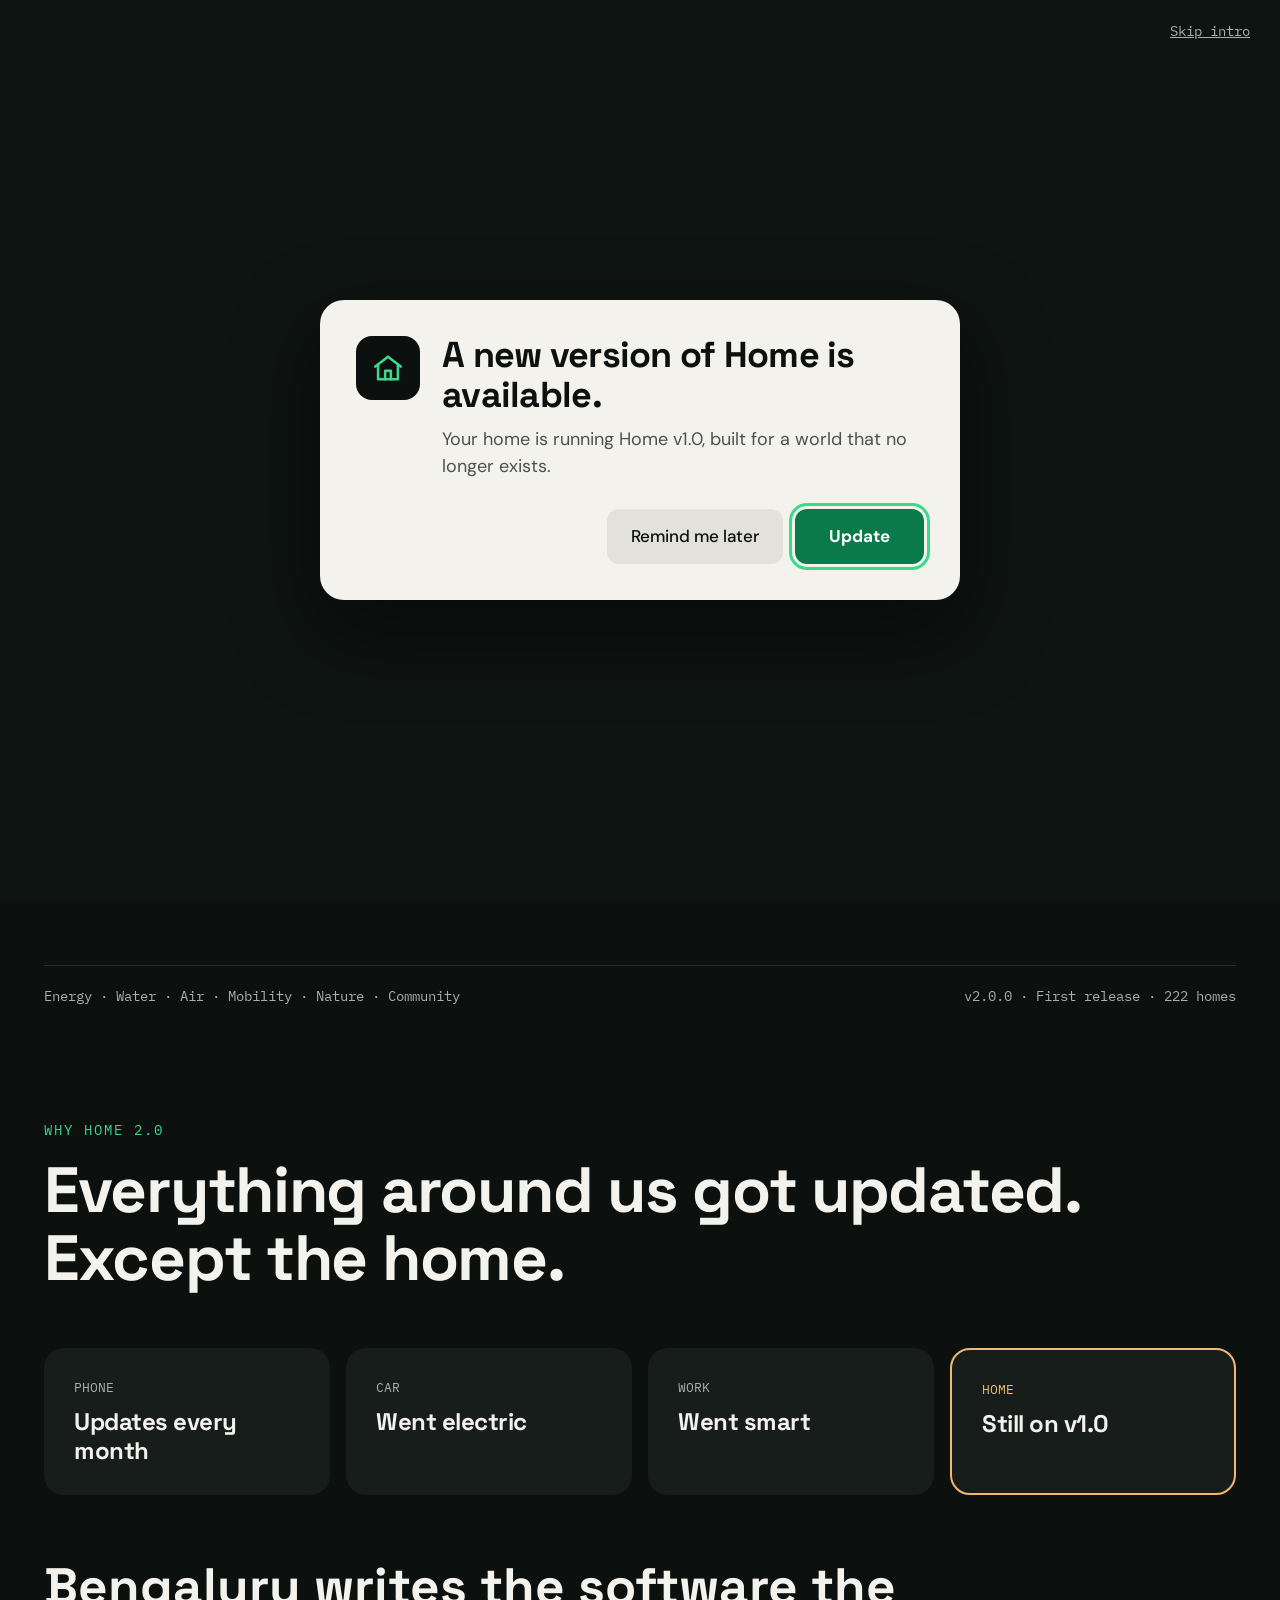
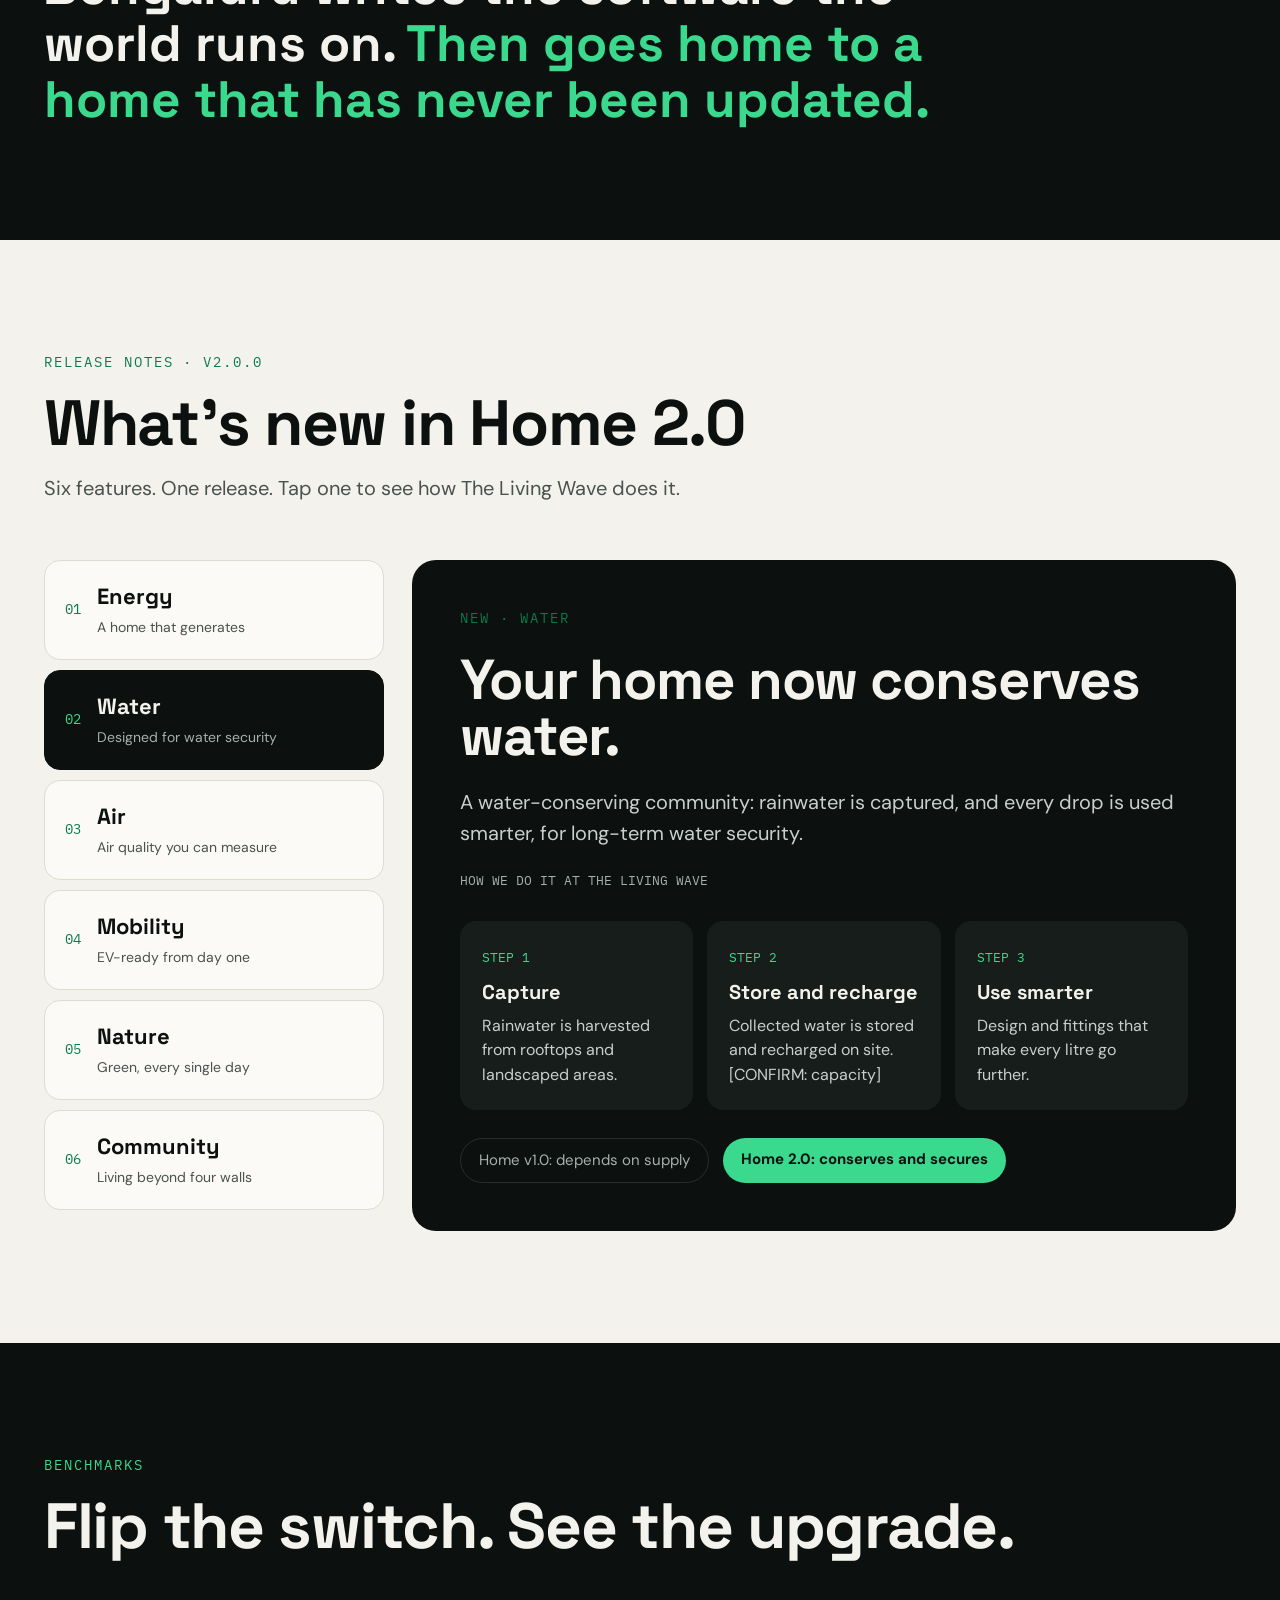
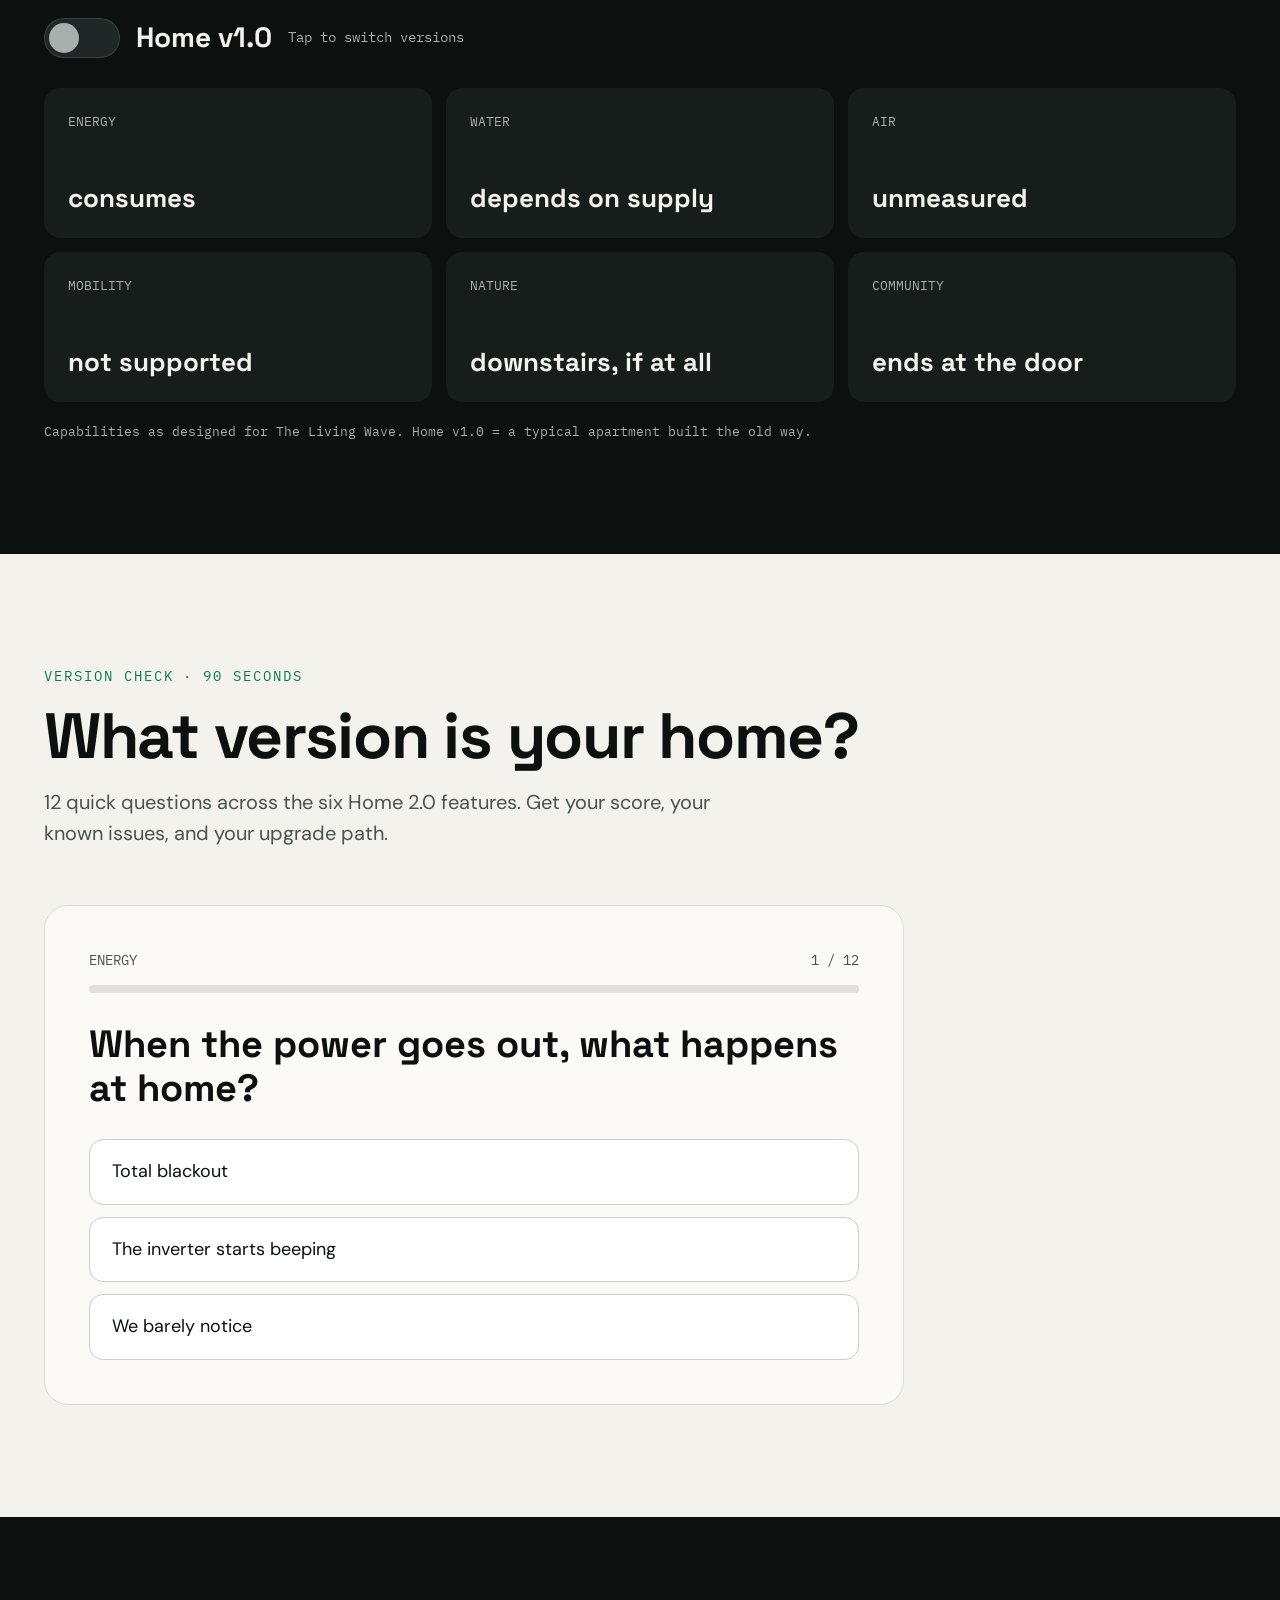
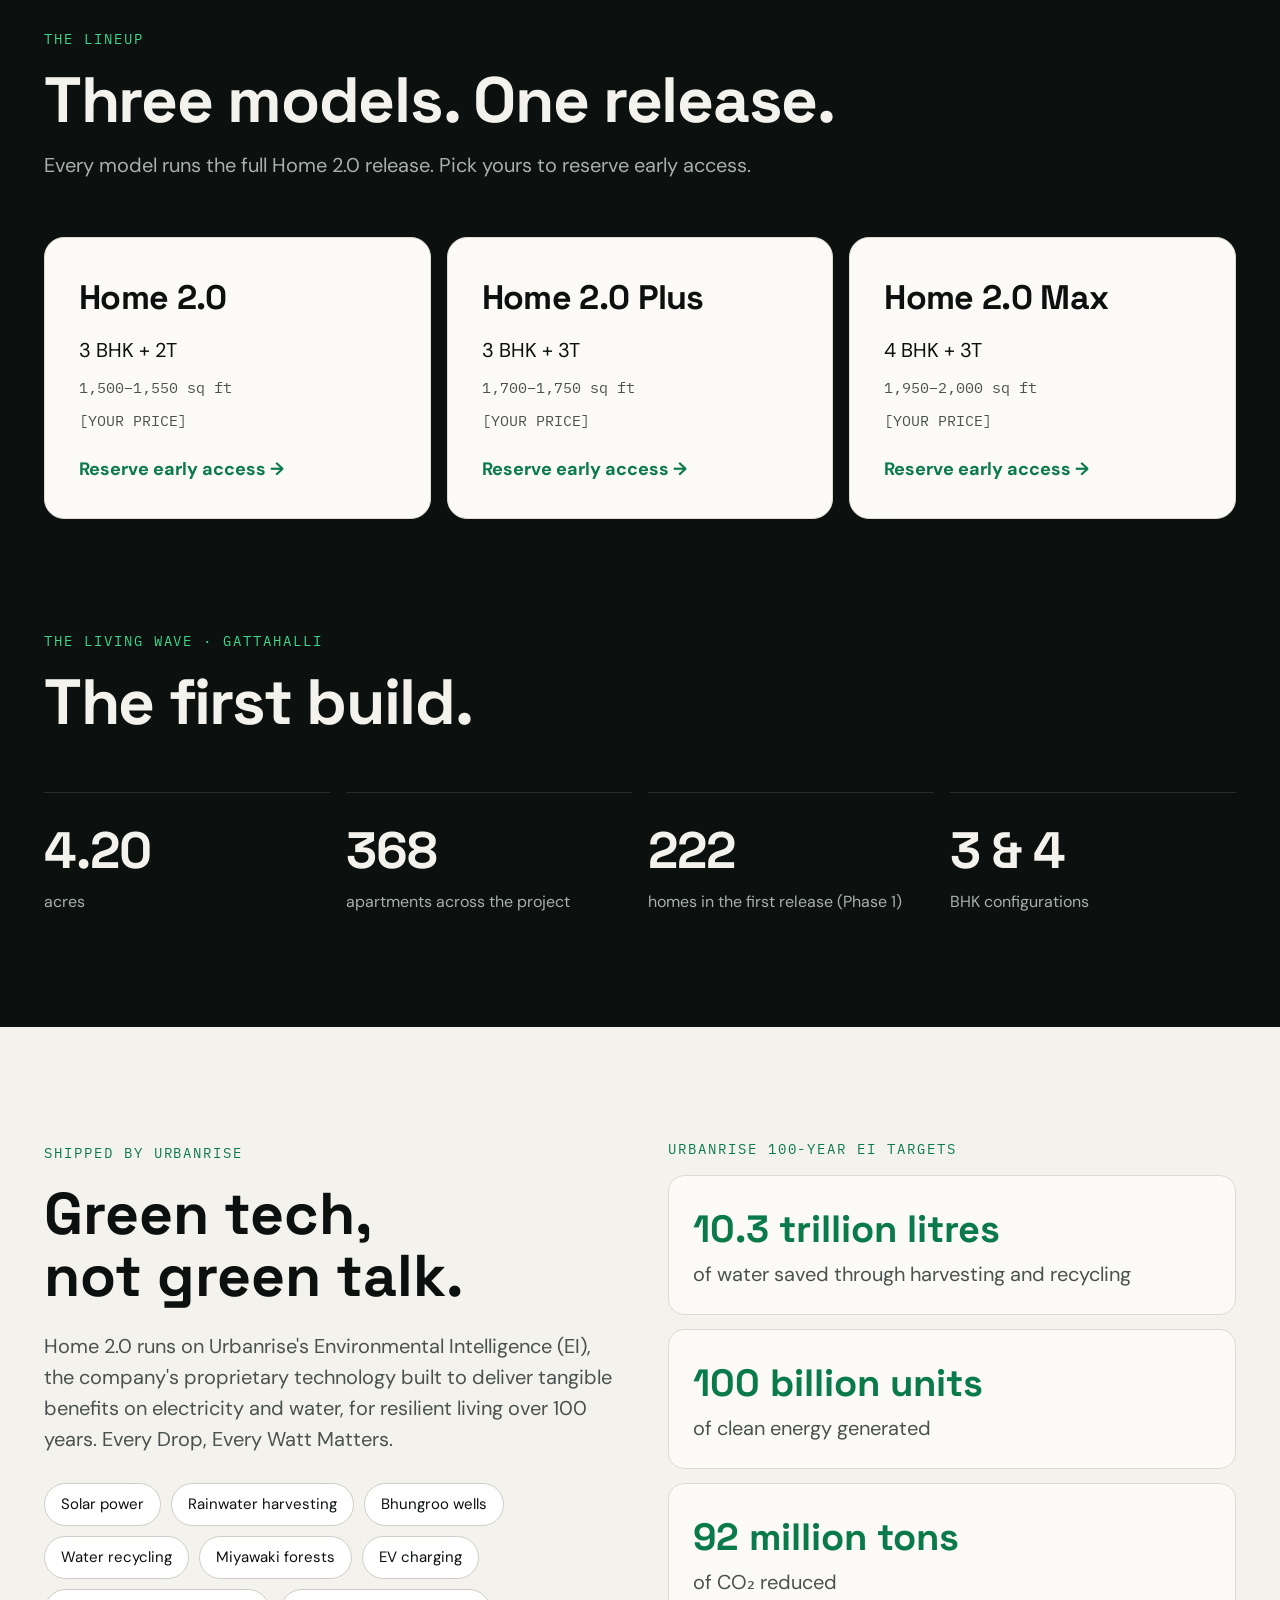
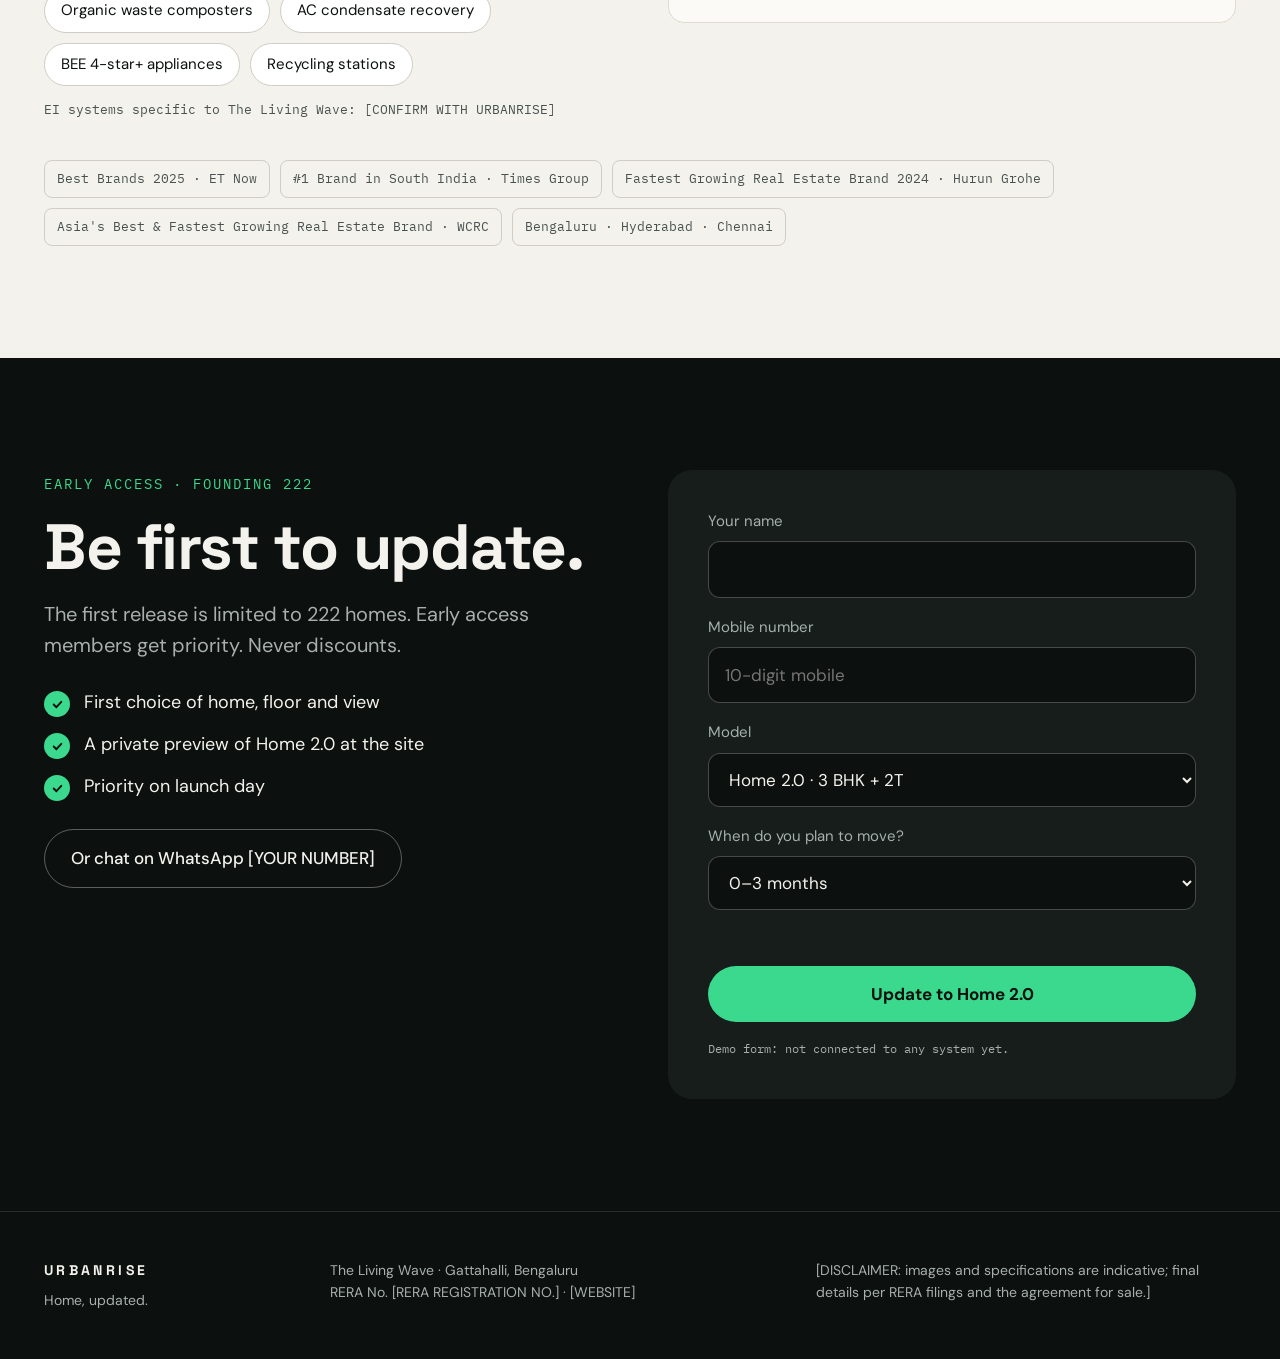
<file: Sections_to_take/SeHome2_TheLivingWave_Landing.html>
<!doctype html>
<html lang="en">
<head>
<meta charset="utf-8">
<meta name="viewport" content="width=device-width, initial-scale=1">
<title>Home 2.0 · The Living Wave by Urbanrise</title>
<meta name="description" content="Home 2.0 — The Future Home Standard. The Living Wave, Gattahalli, Bengaluru. 3 & 4 BHK homes by Urbanrise.">
<link rel="preconnect" href="https://fonts.googleapis.com">
<link href="https://fonts.googleapis.com/css2?family=Space+Grotesk:wght@500;700&family=IBM+Plex+Mono:wght@400;500&family=DM+Sans:wght@400;500;700&display=swap" rel="stylesheet">
<style>
:root{
  --ink:#0C100F; --ink2:#161D1B; --ink3:#1F2826; --line:rgba(243,242,236,.12);
  --paper:#F3F2EC; --paper2:#FBFAF6; --muted:#A7B0AC; --muted-dk:#4A524F;
  --green:#3BD98E; --green-dk:#0B7A4B; --amber:#F2B872;
  --display:'Space Grotesk',Arial,sans-serif; --body:'DM Sans',Arial,sans-serif; --mono:'IBM Plex Mono','Courier New',monospace;
  --r:20px; --max:1240px;
}
*{box-sizing:border-box}
html{scroll-behavior:smooth}
body{margin:0;background:var(--ink);color:var(--paper);font-family:var(--body);font-size:18px;line-height:1.55;-webkit-font-smoothing:antialiased}
a{color:var(--green)}
button{font:inherit;cursor:pointer}
img{max-width:100%}
.wrap{max-width:var(--max);margin:0 auto;padding:0 24px}
.mono{font-family:var(--mono)}
.eyebrow{font-family:var(--mono);font-size:14px;letter-spacing:.14em;color:var(--green);text-transform:uppercase}
h1,h2,h3{font-family:var(--display);margin:0;letter-spacing:-.02em}
h2{font-size:clamp(36px,5vw,64px);line-height:1.05}
h3{font-size:24px;line-height:1.2}
p{margin:0}
section{padding:112px 0}
.light{background:var(--paper);color:var(--ink)}
.light .eyebrow{color:var(--green-dk)}
.light .sub{color:var(--muted-dk)}
.sub{color:var(--muted);font-size:20px;max-width:720px}
.head{display:flex;flex-direction:column;gap:16px;margin-bottom:56px}
.btn{display:inline-flex;align-items:center;gap:10px;border:0;border-radius:999px;padding:15px 26px;font-weight:700;font-size:17px;text-decoration:none;transition:transform .15s ease, background .2s}
.btn:active{transform:scale(.97)}
.btn-green{background:var(--green);color:var(--ink)}
.btn-green:hover{background:#6BE6AC}
.btn-ghost{background:transparent;color:var(--paper);border:1px solid rgba(243,242,236,.35);font-weight:500}
.btn-ghost:hover{border-color:var(--paper)}
.btn-dark{background:var(--ink);color:var(--paper)}
:focus-visible{outline:3px solid var(--green);outline-offset:3px}
.reveal{opacity:0;transform:translateY(24px);transition:opacity .7s ease, transform .7s ease}
.reveal.in{opacity:1;transform:none}

/* ---------- Intro update dialog ---------- */
#intro{position:fixed;inset:0;z-index:100;background:#0E1412;display:flex;align-items:center;justify-content:center;padding:24px;transition:opacity .6s ease}
#intro.gone{opacity:0;pointer-events:none}
.dialog{width:min(640px,100%);background:var(--paper);color:var(--ink);border-radius:24px;padding:36px;box-shadow:0 30px 80px rgba(0,0,0,.5)}
.dialog .row{display:flex;gap:22px;align-items:flex-start}
.appicon{width:64px;height:64px;flex-shrink:0;border-radius:16px;background:var(--ink);display:flex;align-items:center;justify-content:center}
.dialog h1{font-size:clamp(26px,4vw,36px);line-height:1.1}
.dialog p{color:var(--muted-dk);margin-top:10px}
.dialog .actions{display:flex;justify-content:flex-end;gap:12px;margin-top:28px;flex-wrap:wrap}
.dbtn{border:0;border-radius:12px;padding:14px 24px;font-size:17px;font-weight:500}
.dbtn.later{background:#E2E1DA;color:var(--ink)}
.dbtn.update{background:var(--green-dk);color:#fff;font-weight:700;padding:14px 34px}
.shake{animation:shake .4s}
@keyframes shake{0%,100%{transform:translateX(0)}25%{transform:translateX(-8px)}75%{transform:translateX(8px)}}
.progress{height:12px;border-radius:6px;background:#E2E1DA;overflow:hidden;margin-top:24px}
.progress span{display:block;height:100%;width:0;background:var(--green-dk);border-radius:6px;transition:width .25s linear}
.pstep{font-family:var(--mono);font-size:14px;color:var(--muted-dk);margin-top:12px;min-height:22px}
.skip{position:absolute;top:20px;right:24px;background:none;border:0;color:var(--muted);font-family:var(--mono);font-size:14px;text-decoration:underline}
.toast{position:fixed;left:50%;bottom:32px;transform:translate(-50%,40px);opacity:0;background:var(--ink2);color:var(--paper);border:1px solid var(--line);border-radius:999px;padding:14px 24px;font-size:16px;z-index:200;transition:all .35s ease;display:flex;gap:10px;align-items:center;max-width:calc(100% - 32px)}
.toast.show{transform:translate(-50%,0);opacity:1}
.toast .dot{width:22px;height:22px;border-radius:50%;background:var(--green);flex-shrink:0;display:flex;align-items:center;justify-content:center}

/* ---------- Nav ---------- */
nav{position:sticky;top:0;z-index:50;background:rgba(12,16,15,.82);backdrop-filter:blur(12px);border-bottom:1px solid var(--line)}
nav .wrap{display:flex;align-items:center;justify-content:space-between;height:72px;gap:24px}
.brand{display:flex;align-items:baseline;gap:14px;text-decoration:none;color:var(--paper)}
.brand b{font-family:var(--display);font-size:18px;letter-spacing:.24em}
.brand span{font-family:var(--mono);font-size:13px;color:var(--muted)}
.navlinks{display:flex;gap:28px;font-size:15px}
.navlinks a{color:var(--muted);text-decoration:none}
.navlinks a:hover{color:var(--paper)}
nav .btn{padding:11px 20px;font-size:15px}

/* ---------- Hero ---------- */
.hero{padding:96px 0 72px;min-height:calc(100vh - 72px);display:flex;align-items:center}
.hero .wrap{display:grid;grid-template-columns:1.25fr .9fr;gap:56px;align-items:center}
.chip{display:inline-flex;align-items:center;gap:10px;font-family:var(--mono);font-size:14px;color:var(--muted);border:1px solid rgba(243,242,236,.2);border-radius:999px;padding:8px 16px}
.chip i{width:8px;height:8px;border-radius:50%;background:var(--green);animation:pulse 1.8s infinite}
@keyframes pulse{50%{opacity:.3}}
.hero h1{font-size:clamp(72px,12vw,168px);line-height:.88;letter-spacing:-.045em;margin:28px 0 18px}
.hero .tag{font-family:var(--display);font-weight:500;font-size:clamp(26px,3vw,40px)}
.hero p.lead{color:var(--muted);font-size:20px;max-width:560px;margin-top:20px}
.hero .ctas{display:flex;gap:14px;flex-wrap:wrap;margin-top:36px}
.wave{display:flex;flex-direction:column;gap:9px;padding:20px 0}
.wave div{height:14px;width:78%;border-radius:7px;background:var(--green);animation:sway 5s ease-in-out infinite}
@keyframes sway{0%,100%{transform:translateX(0)}50%{transform:translateX(18%)}}
.wavecap{font-family:var(--mono);font-size:13px;color:var(--muted);margin-top:14px}
.ticker{display:flex;justify-content:space-between;gap:16px;flex-wrap:wrap;border-top:1px solid var(--line);margin-top:64px;padding-top:20px;font-family:var(--mono);font-size:14px;color:var(--muted)}

/* ---------- Insight ---------- */
.grid4{display:grid;grid-template-columns:repeat(4,1fr);gap:16px}
.card{background:var(--ink2);border-radius:var(--r);padding:30px;display:flex;flex-direction:column;gap:10px}
.light .card{background:var(--paper2);border:1px solid #DDDBD2}
.card .k{font-family:var(--mono);font-size:13px;color:var(--muted)}
.card.alert{border:2px solid var(--amber)}
.card.alert .k{color:var(--amber)}
.bigline{font-family:var(--display);font-weight:700;font-size:clamp(30px,4vw,52px);line-height:1.1;margin-top:64px;max-width:1000px}
.bigline em{font-style:normal;color:var(--green)}

/* ---------- Release notes tabs ---------- */
.rn{display:grid;grid-template-columns:340px 1fr;gap:28px}
.tabs{display:flex;flex-direction:column;gap:10px}
.tab{display:flex;align-items:center;gap:16px;text-align:left;border:1px solid #DDDBD2;background:var(--paper2);color:var(--ink);border-radius:16px;padding:18px 20px;transition:background .2s}
.tab .n{font-family:var(--mono);font-size:14px;color:var(--green-dk)}
.tab strong{font-family:var(--display);font-size:22px;display:block}
.tab small{color:var(--muted-dk);font-size:14px}
.tab[aria-selected="true"]{background:var(--ink);color:var(--paper);border-color:var(--ink)}
.tab[aria-selected="true"] .n{color:var(--green)}
.tab[aria-selected="true"] small{color:var(--muted)}
.panel{background:var(--ink);color:var(--paper);border-radius:24px;padding:48px;display:flex;flex-direction:column;gap:22px}
.panel h3{font-size:clamp(34px,4.4vw,60px);line-height:1}
.panel .sub{color:#C9CFCC}
.steps{display:grid;grid-template-columns:repeat(3,1fr);gap:14px;margin-top:8px}
.step{background:var(--ink2);border-radius:16px;padding:22px}
.step .mono{font-size:13px;color:var(--green)}
.step b{display:block;font-family:var(--display);font-size:20px;margin:6px 0}
.step p{color:#C9CFCC;font-size:16px}
.compare{display:flex;gap:14px;flex-wrap:wrap;margin-top:6px}
.compare span{border-radius:999px;padding:10px 18px;font-size:15px}
.compare .old{border:1px solid var(--line);color:var(--muted)}
.compare .new{background:var(--green);color:var(--ink);font-weight:700}
.panel.swap{animation:swap .35s ease}
@keyframes swap{from{opacity:.2;transform:translateY(8px)}to{opacity:1;transform:none}}

/* ---------- Benchmarks toggle ---------- */
.switchrow{display:flex;align-items:center;gap:16px;margin-bottom:28px;flex-wrap:wrap}
.switch{position:relative;width:76px;height:40px;border-radius:999px;background:var(--ink3);border:1px solid var(--line)}
.switch::after{content:"";position:absolute;top:4px;left:4px;width:30px;height:30px;border-radius:50%;background:var(--muted);transition:all .3s}
.switch[aria-checked="true"]{background:var(--green-dk)}
.switch[aria-checked="true"]::after{left:40px;background:var(--paper)}
.verlabel{font-family:var(--display);font-weight:700;font-size:28px}
.bench{display:grid;grid-template-columns:repeat(3,1fr);gap:14px}
.bcell{background:var(--ink2);border-radius:16px;padding:24px;min-height:150px;display:flex;flex-direction:column;justify-content:space-between;transition:background .4s}
.bcell .k{font-family:var(--mono);font-size:13px;color:var(--muted)}
.bcell .v{font-family:var(--display);font-weight:700;font-size:26px;line-height:1.15}
.bench.v2 .bcell{background:#123326}
.bench.v2 .bcell .v{color:var(--green)}

/* ---------- Version check ---------- */
.quiz{background:var(--paper2);border:1px solid #DDDBD2;border-radius:24px;padding:44px;max-width:860px}
.qmeta{display:flex;justify-content:space-between;font-family:var(--mono);font-size:14px;color:var(--muted-dk)}
.qbar{height:8px;border-radius:4px;background:#E2E1DA;margin:14px 0 30px;overflow:hidden}
.qbar span{display:block;height:100%;background:var(--green-dk);width:0;transition:width .3s}
.qtext{font-family:var(--display);font-weight:700;font-size:clamp(26px,3.2vw,38px);line-height:1.15}
.opts{display:grid;gap:12px;margin-top:28px}
.opt{text-align:left;border:1px solid #CFCDC4;background:#fff;color:var(--ink);border-radius:14px;padding:18px 22px;font-size:18px;transition:border-color .15s, background .15s}
.opt:hover{border-color:var(--green-dk);background:#F1FBF6}
.qback{margin-top:22px;background:none;border:0;color:var(--muted-dk);text-decoration:underline;font-size:15px;padding:0}
.result{background:var(--ink);color:var(--paper);border-radius:24px;padding:44px;max-width:860px}
.result .ver{font-family:var(--display);font-weight:700;font-size:clamp(64px,9vw,120px);line-height:.9;letter-spacing:-.04em}
.result .meta{font-family:var(--mono);color:var(--muted);margin-top:14px}
.issues{display:grid;gap:10px;margin:28px 0}
.issue{display:flex;justify-content:space-between;gap:16px;border-bottom:1px solid var(--line);padding:12px 0}
.issue span:last-child{font-family:var(--mono);font-size:13px;color:var(--amber);white-space:nowrap}

/* ---------- Lineup ---------- */
.grid3{display:grid;grid-template-columns:repeat(3,1fr);gap:16px}
.model{text-align:left;border:1px solid #DDDBD2;background:var(--paper2);color:var(--ink);border-radius:var(--r);padding:34px;display:flex;flex-direction:column;gap:10px;transition:transform .2s, border-color .2s}
.model:hover{transform:translateY(-4px)}
.model .name{font-family:var(--display);font-weight:700;font-size:34px;letter-spacing:-.02em}
.model .cfg{font-size:20px}
.model .sz{font-family:var(--mono);font-size:15px;color:var(--muted-dk)}
.model .pick{margin-top:14px;font-weight:700;color:var(--green-dk)}
.model[aria-pressed="true"]{background:var(--ink);color:var(--paper);border-color:var(--ink)}
.model[aria-pressed="true"] .sz{color:var(--muted)}
.model[aria-pressed="true"] .pick{color:var(--green)}

/* ---------- Project facts ---------- */
.facts{display:grid;grid-template-columns:repeat(4,1fr);gap:16px}
.fact{border-top:1px solid var(--line);padding-top:18px}
.fact .num{font-family:var(--display);font-weight:700;font-size:clamp(34px,4vw,52px);letter-spacing:-.02em}
.fact .lbl{color:var(--muted);font-size:16px}

/* ---------- Brand / EI ---------- */
.ei{display:grid;grid-template-columns:1fr 1fr;gap:56px;align-items:start}
.quote{font-family:var(--display);font-weight:700;font-size:clamp(34px,4.6vw,60px);line-height:1.05}
.eilist{display:flex;flex-wrap:wrap;gap:10px;margin-top:28px}
.eilist span{border:1px solid #CFCDC4;border-radius:999px;padding:9px 16px;font-size:15px;background:#fff}
.targets{display:grid;gap:14px}
.target{background:var(--paper2);border:1px solid #DDDBD2;border-radius:16px;padding:24px}
.target .num{font-family:var(--display);font-weight:700;font-size:38px;color:var(--green-dk)}
.awards{display:flex;flex-wrap:wrap;gap:10px;margin-top:40px}
.awards span{font-family:var(--mono);font-size:13px;border:1px solid #CFCDC4;border-radius:8px;padding:8px 12px;color:var(--muted-dk)}

/* ---------- Form ---------- */
.formwrap{display:grid;grid-template-columns:1fr 1fr;gap:56px;align-items:start}
form{background:var(--ink2);border-radius:24px;padding:40px;display:grid;gap:18px}
label{font-size:15px;color:var(--muted);display:grid;gap:8px}
input,select{font:inherit;font-size:17px;background:var(--ink);color:var(--paper);border:1px solid rgba(243,242,236,.25);border-radius:12px;padding:14px 16px;width:100%}
input:focus,select:focus{border-color:var(--green);outline:none}
.err{color:var(--amber);font-size:14px;min-height:20px}
.done{display:none;flex-direction:column;gap:12px;background:var(--ink2);border:1px solid var(--green);border-radius:24px;padding:40px}
.done.show{display:flex}
.perks{display:grid;gap:14px;margin-top:28px}
.perks div{display:flex;gap:14px;align-items:flex-start}
.perks i{flex-shrink:0;width:26px;height:26px;border-radius:50%;background:var(--green);display:flex;align-items:center;justify-content:center;margin-top:2px}

footer{border-top:1px solid var(--line);padding:48px 0;color:var(--muted);font-size:14px}
footer .wrap{display:flex;justify-content:space-between;gap:24px;flex-wrap:wrap}
footer b{font-family:var(--display);color:var(--paper);letter-spacing:.24em}

@media (max-width:980px){
  .hero .wrap,.rn,.ei,.formwrap{grid-template-columns:1fr}
  .grid4,.facts{grid-template-columns:repeat(2,1fr)}
  .grid3,.bench,.steps{grid-template-columns:1fr}
  .navlinks{display:none}
  .wave{max-width:420px}
}
@media (max-width:560px){
  section{padding:80px 0}
  .grid4,.facts{grid-template-columns:1fr}
  .panel,.quiz,.result,form,.dialog{padding:28px}
  .brand span{display:none}
}
@media (prefers-reduced-motion:reduce){
  *{animation:none!important;transition:none!important}
  html{scroll-behavior:auto}
  .reveal{opacity:1;transform:none}
}
</style>
</head>
<body>

<!-- ============ INTRO: the update pop-up ============ -->
<div id="intro" role="dialog" aria-modal="true" aria-labelledby="introTitle">
  <button class="skip" id="skipIntro">Skip intro</button>
  <div class="dialog" id="dialog">
    <div class="row">
      <div class="appicon"><svg width="34" height="34" viewBox="0 0 24 24" fill="none" stroke="#3BD98E" stroke-width="1.8" stroke-linecap="round" stroke-linejoin="round" aria-hidden="true"><path d="M3 11l9-7 9 7"/><path d="M5 10v10h14V10"/><path d="M10 20v-6h4v6"/></svg></div>
      <div style="flex:1">
        <h1 id="introTitle">A new version of Home is available.</h1>
        <p id="introText">Your home is running Home v1.0, built for a world that no longer exists.</p>
        <div id="introProgress" hidden>
          <div class="progress" aria-hidden="true"><span id="pbar"></span></div>
          <div class="pstep" id="pstep" aria-live="polite"></div>
        </div>
      </div>
    </div>
    <div class="actions" id="introActions">
      <button class="dbtn later" id="laterBtn">Remind me later</button>
      <button class="dbtn update" id="updateBtn">Update</button>
    </div>
  </div>
</div>

<div class="toast" id="toast" role="status" aria-live="polite"><span class="dot"><svg width="12" height="12" viewBox="0 0 24 24" fill="none" stroke="#0C100F" stroke-width="3.5" stroke-linecap="round" stroke-linejoin="round" aria-hidden="true"><path d="M5 12l5 5 9-10"/></svg></span><span id="toastText"></span></div>

<!-- ============ NAV ============ -->
<nav>
  <div class="wrap">
    <a class="brand" href="#top"><b>URBANRISE</b><span>Home 2.0 · The Living Wave</span></a>
    <div class="navlinks">
      <a href="#release">Release notes</a>
      <a href="#benchmarks">Benchmarks</a>
      <a href="#version">Check your version</a>
      <a href="#lineup">Lineup</a>
      <a href="#urbanrise">Urbanrise EI</a>
    </div>
    <a class="btn btn-green" href="#access">Get early access</a>
  </div>
</nav>

<main id="top">

<!-- ============ HERO ============ -->
<section class="hero">
  <div class="wrap">
    <div>
      <span class="chip"><i></i>Now rolling out · Gattahalli, Bengaluru</span>
      <h1>Home 2.0</h1>
      <div class="tag">Our most capable home yet.</div>
      <p class="lead">For thirty years, the home stayed on version 1.0. Urbanrise rebuilt it for the world we're actually going to live in. It generates, conserves, breathes, charges, grows, and lives beyond four walls.</p>
      <div class="ctas">
        <a class="btn btn-green" href="#access">Get early access</a>
        <a class="btn btn-ghost" href="#version">What version is your home?</a>
      </div>
    </div>
    <div aria-hidden="true">
      <div class="wave" id="wave"></div>
      <div class="wavecap">The Living Wave · the first build on Home 2.0</div>
    </div>
  </div>
</section>
<div class="wrap"><div class="ticker"><span>Energy · Water · Air · Mobility · Nature · Community</span><span>v2.0.0 · First release · 222 homes</span></div></div>

<!-- ============ INSIGHT ============ -->
<section>
  <div class="wrap">
    <div class="head reveal">
      <span class="eyebrow">Why Home 2.0</span>
      <h2>Everything around us got updated.<br>Except the home.</h2>
    </div>
    <div class="grid4 reveal">
      <div class="card"><span class="k">PHONE</span><h3>Updates every month</h3></div>
      <div class="card"><span class="k">CAR</span><h3>Went electric</h3></div>
      <div class="card"><span class="k">WORK</span><h3>Went smart</h3></div>
      <div class="card alert"><span class="k">HOME</span><h3>Still on v1.0</h3></div>
    </div>
    <p class="bigline reveal">Bengaluru writes the software the world runs on. <em>Then goes home to a home that has never been updated.</em></p>
  </div>
</section>

<!-- ============ RELEASE NOTES ============ -->
<section class="light" id="release">
  <div class="wrap">
    <div class="head reveal">
      <span class="eyebrow">Release notes · v2.0.0</span>
      <h2>What's new in Home 2.0</h2>
      <p class="sub">Six features. One release. Tap one to see how The Living Wave does it.</p>
    </div>
    <div class="rn reveal">
      <div class="tabs" role="tablist" aria-label="Home 2.0 features" id="tabs"></div>
      <div class="panel" role="tabpanel" id="panel" aria-live="polite"></div>
    </div>
  </div>
</section>

<!-- ============ BENCHMARKS ============ -->
<section id="benchmarks">
  <div class="wrap">
    <div class="head reveal">
      <span class="eyebrow">Benchmarks</span>
      <h2>Flip the switch. See the upgrade.</h2>
    </div>
    <div class="switchrow reveal">
      <button class="switch" id="vswitch" role="switch" aria-checked="false" aria-label="Show Home 2.0"></button>
      <span class="verlabel" id="verlabel">Home v1.0</span>
      <span class="mono" style="color:var(--muted);font-size:14px">Tap to switch versions</span>
    </div>
    <div class="bench reveal" id="bench"></div>
    <p class="mono reveal" style="color:var(--muted);font-size:13px;margin-top:20px">Capabilities as designed for The Living Wave. Home v1.0 = a typical apartment built the old way.</p>
  </div>
</section>

<!-- ============ VERSION CHECK ============ -->
<section class="light" id="version">
  <div class="wrap">
    <div class="head reveal">
      <span class="eyebrow">Version check · 90 seconds</span>
      <h2>What version is your home?</h2>
      <p class="sub">12 quick questions across the six Home 2.0 features. Get your score, your known issues, and your upgrade path.</p>
    </div>
    <div id="quizMount" class="reveal"></div>
  </div>
</section>

<!-- ============ LINEUP ============ -->
<section id="lineup">
  <div class="wrap">
    <div class="head reveal">
      <span class="eyebrow">The lineup</span>
      <h2>Three models. One release.</h2>
      <p class="sub">Every model runs the full Home 2.0 release. Pick yours to reserve early access.</p>
    </div>
    <div class="grid3 reveal" id="models"></div>
  </div>
</section>

<!-- ============ PROJECT FACTS ============ -->
<section style="padding-top:0">
  <div class="wrap">
    <div class="head reveal">
      <span class="eyebrow">The Living Wave · Gattahalli</span>
      <h2>The first build.</h2>
    </div>
    <div class="facts reveal">
      <div class="fact"><div class="num">4.20</div><div class="lbl">acres</div></div>
      <div class="fact"><div class="num">368</div><div class="lbl">apartments across the project</div></div>
      <div class="fact"><div class="num">222</div><div class="lbl">homes in the first release (Phase 1)</div></div>
      <div class="fact"><div class="num">3 &amp; 4</div><div class="lbl">BHK configurations</div></div>
    </div>
  </div>
</section>

<!-- ============ URBANRISE / EI ============ -->
<section class="light" id="urbanrise">
  <div class="wrap">
    <div class="ei">
      <div class="reveal">
        <span class="eyebrow">Shipped by Urbanrise</span>
        <p class="quote" style="margin-top:16px">Green tech,<br>not green talk.</p>
        <p class="sub" style="margin-top:24px">Home 2.0 runs on Urbanrise's Environmental Intelligence (EI), the company's proprietary technology built to deliver tangible benefits on electricity and water, for resilient living over 100 years. Every Drop, Every Watt Matters.</p>
        <div class="eilist" aria-label="The Urbanrise EI toolkit">
          <span>Solar power</span><span>Rainwater harvesting</span><span>Bhungroo wells</span><span>Water recycling</span><span>Miyawaki forests</span><span>EV charging</span><span>Organic waste composters</span><span>AC condensate recovery</span><span>BEE 4-star+ appliances</span><span>Recycling stations</span>
        </div>
        <p class="mono" style="font-size:13px;color:var(--muted-dk);margin-top:14px">EI systems specific to The Living Wave: [CONFIRM WITH URBANRISE]</p>
      </div>
      <div class="targets reveal">
        <span class="eyebrow">Urbanrise 100-year EI targets</span>
        <div class="target"><div class="num">10.3 trillion litres</div><div class="sub">of water saved through harvesting and recycling</div></div>
        <div class="target"><div class="num">100 billion units</div><div class="sub">of clean energy generated</div></div>
        <div class="target"><div class="num">92 million tons</div><div class="sub">of CO₂ reduced</div></div>
      </div>
    </div>
    <div class="awards reveal">
      <span>Best Brands 2025 · ET Now</span><span>#1 Brand in South India · Times Group</span><span>Fastest Growing Real Estate Brand 2024 · Hurun Grohe</span><span>Asia's Best &amp; Fastest Growing Real Estate Brand · WCRC</span><span>Bengaluru · Hyderabad · Chennai</span>
    </div>
  </div>
</section>

<!-- ============ EARLY ACCESS ============ -->
<section id="access">
  <div class="wrap formwrap">
    <div class="reveal">
      <span class="eyebrow">Early access · Founding 222</span>
      <h2 style="margin-top:16px">Be first to update.</h2>
      <p class="sub" style="margin-top:18px">The first release is limited to 222 homes. Early access members get priority. Never discounts.</p>
      <div class="perks">
        <div><i><svg width="13" height="13" viewBox="0 0 24 24" fill="none" stroke="#0C100F" stroke-width="3.5" stroke-linecap="round" stroke-linejoin="round" aria-hidden="true"><path d="M5 12l5 5 9-10"/></svg></i><span>First choice of home, floor and view</span></div>
        <div><i><svg width="13" height="13" viewBox="0 0 24 24" fill="none" stroke="#0C100F" stroke-width="3.5" stroke-linecap="round" stroke-linejoin="round" aria-hidden="true"><path d="M5 12l5 5 9-10"/></svg></i><span>A private preview of Home 2.0 at the site</span></div>
        <div><i><svg width="13" height="13" viewBox="0 0 24 24" fill="none" stroke="#0C100F" stroke-width="3.5" stroke-linecap="round" stroke-linejoin="round" aria-hidden="true"><path d="M5 12l5 5 9-10"/></svg></i><span>Priority on launch day</span></div>
      </div>
      <p style="margin-top:28px"><a class="btn btn-ghost" href="#" id="waLink">Or chat on WhatsApp [YOUR NUMBER]</a></p>
    </div>
    <div class="reveal">
      <form id="form" novalidate>
        <label>Your name<input id="fname" autocomplete="name" required></label>
        <label>Mobile number<input id="fphone" inputmode="numeric" autocomplete="tel" placeholder="10-digit mobile" required></label>
        <label>Model
          <select id="fmodel">
            <option value="Home 2.0">Home 2.0 · 3 BHK + 2T</option>
            <option value="Home 2.0 Plus">Home 2.0 Plus · 3 BHK + 3T</option>
            <option value="Home 2.0 Max">Home 2.0 Max · 4 BHK + 3T</option>
          </select>
        </label>
        <label>When do you plan to move?
          <select id="ftime"><option>0–3 months</option><option>3–6 months</option><option>Just exploring</option></select>
        </label>
        <div class="err" id="ferr" aria-live="polite"></div>
        <button class="btn btn-green" type="submit" style="justify-content:center">Update to Home 2.0</button>
        <p class="mono" style="font-size:12px;color:var(--muted)">Demo form: not connected to any system yet.</p>
      </form>
      <div class="done" id="done" role="status">
        <span class="eyebrow">Update complete</span>
        <h3 style="font-size:36px">Welcome home, <span id="dname"></span>.</h3>
        <p class="sub">You're on the Home 2.0 early access list for <b id="dmodel"></b>. Your release notes are on the way to WhatsApp.</p>
      </div>
    </div>
  </div>
</section>

</main>

<footer>
  <div class="wrap">
    <div><b>URBANRISE</b><div style="margin-top:8px">Home, updated.</div></div>
    <div>The Living Wave · Gattahalli, Bengaluru<br>RERA No. [RERA REGISTRATION NO.] · [WEBSITE]</div>
    <div style="max-width:420px">[DISCLAIMER: images and specifications are indicative; final details per RERA filings and the agreement for sale.]</div>
  </div>
</footer>

<script>
(function(){
  const reduce = window.matchMedia('(prefers-reduced-motion: reduce)').matches;

  /* ---------- Toast ---------- */
  const toast = document.getElementById('toast'), toastText = document.getElementById('toastText');
  let toastTimer;
  function showToast(msg){
    toastText.textContent = msg; toast.classList.add('show');
    clearTimeout(toastTimer); toastTimer = setTimeout(()=>toast.classList.remove('show'), 3200);
  }

  /* ---------- Intro update flow ---------- */
  const intro = document.getElementById('intro'), dialog = document.getElementById('dialog');
  const laterLines = [
    'Bengaluru has been pressing "Remind me later" for 30 years.',
    'Still later? The tanker will wait. The inverter will beep.',
    'Fine. But Home v1.0 is no longer supported.'
  ];
  let laterCount = 0;
  document.getElementById('laterBtn').addEventListener('click', ()=>{
    showToast(laterLines[Math.min(laterCount, laterLines.length-1)]);
    laterCount++;
    dialog.classList.remove('shake'); void dialog.offsetWidth; dialog.classList.add('shake');
  });
  const steps = ['Downloading release notes…','Installing energy generation…','Installing water security…','Calibrating air you can measure…','Wiring EV chargers…','Growing vertical gardens…','Opening the clubhouses…','Update complete.'];
  function closeIntro(){
    intro.classList.add('gone');
    document.body.style.overflow='';
    setTimeout(()=>{ intro.hidden = true; }, 650);
    document.querySelector('.hero .btn')?.focus({preventScroll:true});
  }
  document.getElementById('updateBtn').addEventListener('click', ()=>{
    document.getElementById('introActions').hidden = true;
    document.getElementById('introTitle').textContent = 'Installing Home 2.0';
    document.getElementById('introText').textContent = 'The Living Wave · Gattahalli, Bengaluru';
    document.getElementById('introProgress').hidden = false;
    const bar = document.getElementById('pbar'), ps = document.getElementById('pstep');
    let i = 0; const total = steps.length; const delay = reduce ? 120 : 380;
    (function tick(){
      bar.style.width = Math.round(((i+1)/total)*100) + '%';
      ps.textContent = steps[i];
      i++;
      if(i < total){ setTimeout(tick, delay); }
      else { setTimeout(()=>{ closeIntro(); showToast("You're on the latest version."); }, reduce ? 200 : 700); }
    })();
  });
  document.getElementById('skipIntro').addEventListener('click', closeIntro);
  document.body.style.overflow='hidden';
  document.getElementById('updateBtn').focus();

  /* ---------- Hero wave ---------- */
  const wave = document.getElementById('wave');
  for(let k=0;k<16;k++){
    const d = document.createElement('div');
    d.style.animationDelay = (-k*0.28) + 's';
    d.style.opacity = (1 - k*0.045).toFixed(2);
    wave.appendChild(d);
  }

  /* ---------- Release notes ---------- */
  const features = [
    {id:'energy',n:'01',label:'Energy',short:'A home that generates',title:'Your home now generates.',
     sub:'Windmills and solar produce green energy right here on site, with energy infrastructure built for the future.',
     steps:[['Generate','Solar panels and windmills on the project produce green energy.'],['Power','That energy goes to work for the community. [CONFIRM: what it powers]'],['Future-ready','Energy infrastructure designed for the next era, not the last one.']],
     v1:'consumes',v2:'generates'},
    {id:'water',n:'02',label:'Water',short:'Designed for water security',title:'Your home now conserves water.',
     sub:'A water-conserving community: rainwater is captured, and every drop is used smarter, for long-term water security.',
     steps:[['Capture','Rainwater is harvested from rooftops and landscaped areas.'],['Store and recharge','Collected water is stored and recharged on site. [CONFIRM: capacity]'],['Use smarter','Design and fittings that make every litre go further.']],
     v1:'depends on supply',v2:'conserves and secures'},
    {id:'air',n:'03',label:'Air',short:'Air quality you can measure',title:'Air you can measure.',
     sub:'Outdoor and in-home purification, with air quality made measurable and visible, so you never have to guess.',
     steps:[['Outdoors','Purification across the community’s outdoor spaces.'],['In your home','In-home purification for the air your family breathes. [CONFIRM: system]'],['Visible','Air quality shown inside and out, in real time.']],
     v1:'unmeasured',v2:'purified and measured'},
    {id:'mobility',n:'04',label:'Mobility',short:'EV-ready from day one',title:'EV-ready from day one.',
     sub:'An EV charger in every private parking. Your next car is already welcome.',
     steps:[['At your spot','A charger at your own private parking, not a shared queue.'],['From handover','Ready the day you move in. No cable from the balcony.'],['Next era','Built for where mobility is heading. [CONFIRM: charger spec]']],
     v1:'not supported',v2:'every private parking'},
    {id:'nature',n:'05',label:'Nature',short:'Green, every single day',title:'Your home now grows.',
     sub:'Biophilic design and vertical gardens bring nature into everyday architecture.',
     steps:[['Biophilic design','Spaces shaped around light, green and natural materials.'],['Vertical gardens','Green that climbs the building, not just the ground floor.'],['Every day','Nature you live with daily, not visit on weekends.']],
     v1:'downstairs, if at all',v2:'built into the architecture'},
    {id:'community',n:'06',label:'Community',short:'Living beyond four walls',title:'Beyond four walls.',
     sub:'Multiple clubhouses and entertainment spaces. Living that carries on past your front door.',
     steps:[['Clubhouses','More than one place to gather, play and unwind. [CONFIRM: count]'],['Entertainment','Spaces built for evenings, weekends and celebrations.'],['Neighbours','Designed so people actually meet, not just pass by.']],
     v1:'ends at the door',v2:'multiple clubhouses'}
  ];
  const tabs = document.getElementById('tabs'), panel = document.getElementById('panel');
  features.forEach((f,i)=>{
    const b = document.createElement('button');
    b.className='tab'; b.setAttribute('role','tab'); b.id='tab-'+f.id;
    b.setAttribute('aria-controls','panel');
    b.innerHTML = `<span class="n">${f.n}</span><span><strong>${f.label}</strong><small>${f.short}</small></span>`;
    b.addEventListener('click',()=>selectFeature(i,true));
    b.addEventListener('keydown',e=>{
      if(e.key==='ArrowDown'||e.key==='ArrowRight'){e.preventDefault();selectFeature((i+1)%features.length,true,true);}
      if(e.key==='ArrowUp'||e.key==='ArrowLeft'){e.preventDefault();selectFeature((i-1+features.length)%features.length,true,true);}
    });
    tabs.appendChild(b);
  });
  function selectFeature(i, animate, focus){
    const f = features[i];
    [...tabs.children].forEach((t,j)=>{t.setAttribute('aria-selected', j===i?'true':'false'); t.tabIndex = j===i?0:-1;});
    if(focus) tabs.children[i].focus();
    panel.setAttribute('aria-labelledby','tab-'+f.id);
    panel.innerHTML = `
      <span class="eyebrow">New · ${f.label}</span>
      <h3>${f.title}</h3>
      <p class="sub">${f.sub}</p>
      <span class="mono" style="font-size:13px;color:var(--muted)">HOW WE DO IT AT THE LIVING WAVE</span>
      <div class="steps">${f.steps.map((s,k)=>`<div class="step"><span class="mono">STEP ${k+1}</span><b>${s[0]}</b><p>${s[1]}</p></div>`).join('')}</div>
      <div class="compare"><span class="old">Home v1.0: ${f.v1}</span><span class="new">Home 2.0: ${f.v2}</span></div>`;
    if(animate){panel.classList.remove('swap'); void panel.offsetWidth; panel.classList.add('swap');}
  }
  selectFeature(1,false);

  /* ---------- Benchmarks toggle ---------- */
  const bench = document.getElementById('bench'), vswitch = document.getElementById('vswitch'), verlabel = document.getElementById('verlabel');
  function renderBench(v2){
    bench.classList.toggle('v2', v2);
    bench.innerHTML = features.map(f=>`<div class="bcell"><span class="k">${f.label.toUpperCase()}</span><span class="v">${v2?f.v2:f.v1}</span></div>`).join('');
    verlabel.textContent = v2 ? 'Home 2.0' : 'Home v1.0';
    vswitch.setAttribute('aria-checked', v2?'true':'false');
  }
  vswitch.addEventListener('click',()=>renderBench(vswitch.getAttribute('aria-checked')!=='true'));
  renderBench(false);

  /* ---------- Version check quiz ---------- */
  const Q = [
    ['Energy','When the power goes out, what happens at home?',['Total blackout','The inverter starts beeping','We barely notice']],
    ['Energy','Does your home make any of its own power?',['No','Some solar in common areas','Yes, solar powers our home']],
    ['Water','Has your building ordered water tankers this year?',['Often','Sometimes','Never']],
    ['Water','Does your building harvest rainwater?',['No idea','Yes, not sure it works','Yes, and we use it']],
    ['Air','Do you know the air quality inside your home right now?',['No idea','I check outdoor air on an app','Yes, we measure indoors']],
    ['Air','How is the air at home cleaned?',["It isn't",'A purifier in one room','Built into the home']],
    ['Mobility','Can you charge an EV at your parking spot?',['No','Only with a cable or workaround','Yes, a dedicated charger']],
    ['Mobility','Is your building ready for more EVs?',['Not at all','A few shared points','Every parking is EV-ready']],
    ['Nature','What do you see from your window?',['Mostly concrete','A few trees','Green, every day']],
    ['Nature',"Where's the nearest green space you actually use?",['Need to drive there','Walk outside the complex','Inside my building']],
    ['Community','How many neighbours do you know by name?',['Zero','A few','Many']],
    ['Community','Where do evenings happen for your family?',['Inside the flat','Outside the complex','In common spaces at home']]
  ];
  const mount = document.getElementById('quizMount');
  let qi = 0, answers = [];
  function renderQ(){
    const [pillar, text, opts] = Q[qi];
    mount.innerHTML = `<div class="quiz">
      <div class="qmeta"><span>${pillar.toUpperCase()}</span><span>${qi+1} / ${Q.length}</span></div>
      <div class="qbar" aria-hidden="true"><span style="width:${(qi/Q.length)*100}%"></span></div>
      <p class="qtext" id="qtext" tabindex="-1">${text}</p>
      <div class="opts" role="group" aria-labelledby="qtext">${opts.map((o,k)=>`<button class="opt" data-k="${k}">${o}</button>`).join('')}</div>
      ${qi>0?'<button class="qback" id="qback">Back</button>':''}
    </div>`;
    mount.querySelectorAll('.opt').forEach(b=>b.addEventListener('click',()=>{
      answers[qi] = +b.dataset.k; qi++;
      if(qi < Q.length){ renderQ(); document.getElementById('qtext').focus({preventScroll:true}); } else renderResult();
    }));
    const back = document.getElementById('qback');
    if(back) back.addEventListener('click',()=>{ qi--; renderQ(); });
  }
  function renderResult(){
    const pts = answers.reduce((a,b)=>a+b,0);
    const score = Math.round(pts/24*100);
    const version = 'v1.' + Math.min(9, Math.floor(score/10));
    const issues = Q.map((q,i)=>({q,a:answers[i]})).filter(x=>x.a===0);
    const byPillar = {};
    Q.forEach((q,i)=>{ byPillar[q[0]] = (byPillar[q[0]]||0) + answers[i]; });
    const min = Math.min(...Object.values(byPillar));
    const weakest = Object.keys(byPillar).filter(k=>byPillar[k]===min);
    mount.innerHTML = `<div class="result" role="status">
      <span class="eyebrow">Your home is running</span>
      <div class="ver">${version}</div>
      <div class="meta">Score ${score}/100 · ${issues.length} known issue${issues.length===1?'':'s'} · Weakest: ${weakest.join(', ')}</div>
      ${issues.length?`<div class="issues">${issues.map(x=>`<div class="issue"><span>${x.q[1]} — ${x.q[2][0]}</span><span>${x.q[0].toUpperCase()}</span></div>`).join('')}</div>`:'<p class="sub" style="margin:24px 0">No critical issues. Still, nobody at home runs 2.0 yet.</p>'}
      <p style="font-family:var(--display);font-weight:700;font-size:28px;margin:8px 0 24px">Update available → Home 2.0</p>
      <div style="display:flex;gap:12px;flex-wrap:wrap">
        <a class="btn btn-green" href="#access">Get early access</a>
        <button class="btn btn-ghost" id="retake">Retake</button>
      </div>
    </div>`;
    document.getElementById('retake').addEventListener('click',()=>{qi=0;answers=[];renderQ();});
  }
  renderQ();

  /* ---------- Lineup ---------- */
  const models = [['Home 2.0','3 BHK + 2T','1,500–1,550 sq ft'],['Home 2.0 Plus','3 BHK + 3T','1,700–1,750 sq ft'],['Home 2.0 Max','4 BHK + 3T','1,950–2,000 sq ft']];
  const mwrap = document.getElementById('models'), fmodel = document.getElementById('fmodel');
  models.forEach(([name,cfg,sz])=>{
    const b = document.createElement('button');
    b.className='model'; b.setAttribute('aria-pressed','false');
    b.innerHTML = `<span class="name">${name}</span><span class="cfg">${cfg}</span><span class="sz">${sz}</span><span class="sz">[YOUR PRICE]</span><span class="pick">Reserve early access →</span>`;
    b.addEventListener('click',()=>{
      [...mwrap.children].forEach(c=>c.setAttribute('aria-pressed','false'));
      b.setAttribute('aria-pressed','true');
      fmodel.value = name;
      showToast(name + ' selected. Finish your early access below.');
      document.getElementById('access').scrollIntoView({behavior: reduce?'auto':'smooth'});
    });
    mwrap.appendChild(b);
  });

  /* ---------- Form (demo only) ---------- */
  document.getElementById('form').addEventListener('submit', e=>{
    e.preventDefault();
    const name = document.getElementById('fname').value.trim();
    const phone = document.getElementById('fphone').value.replace(/\D/g,'');
    const err = document.getElementById('ferr');
    if(!name){ err.textContent='Please add your name.'; return; }
    if(phone.length!==10){ err.textContent='Please enter a 10-digit mobile number.'; return; }
    err.textContent='';
    document.getElementById('dname').textContent = name.split(' ')[0];
    document.getElementById('dmodel').textContent = fmodel.value;
    e.target.style.display='none';
    document.getElementById('done').classList.add('show');
    showToast('Update complete. Welcome home.');
  });
  document.getElementById('waLink').addEventListener('click', e=>{ e.preventDefault(); showToast('Add the Urbanrise WhatsApp number here before launch.'); });

  /* ---------- Scroll reveal ---------- */
  const els = document.querySelectorAll('.reveal');
  if('IntersectionObserver' in window && !reduce){
    const io = new IntersectionObserver(ents=>ents.forEach(en=>{ if(en.isIntersecting){ en.target.classList.add('in'); io.unobserve(en.target);} }),{threshold:.12});
    els.forEach(el=>io.observe(el));
  } else els.forEach(el=>el.classList.add('in'));
})();
</script>
</body>
</html>
</file>
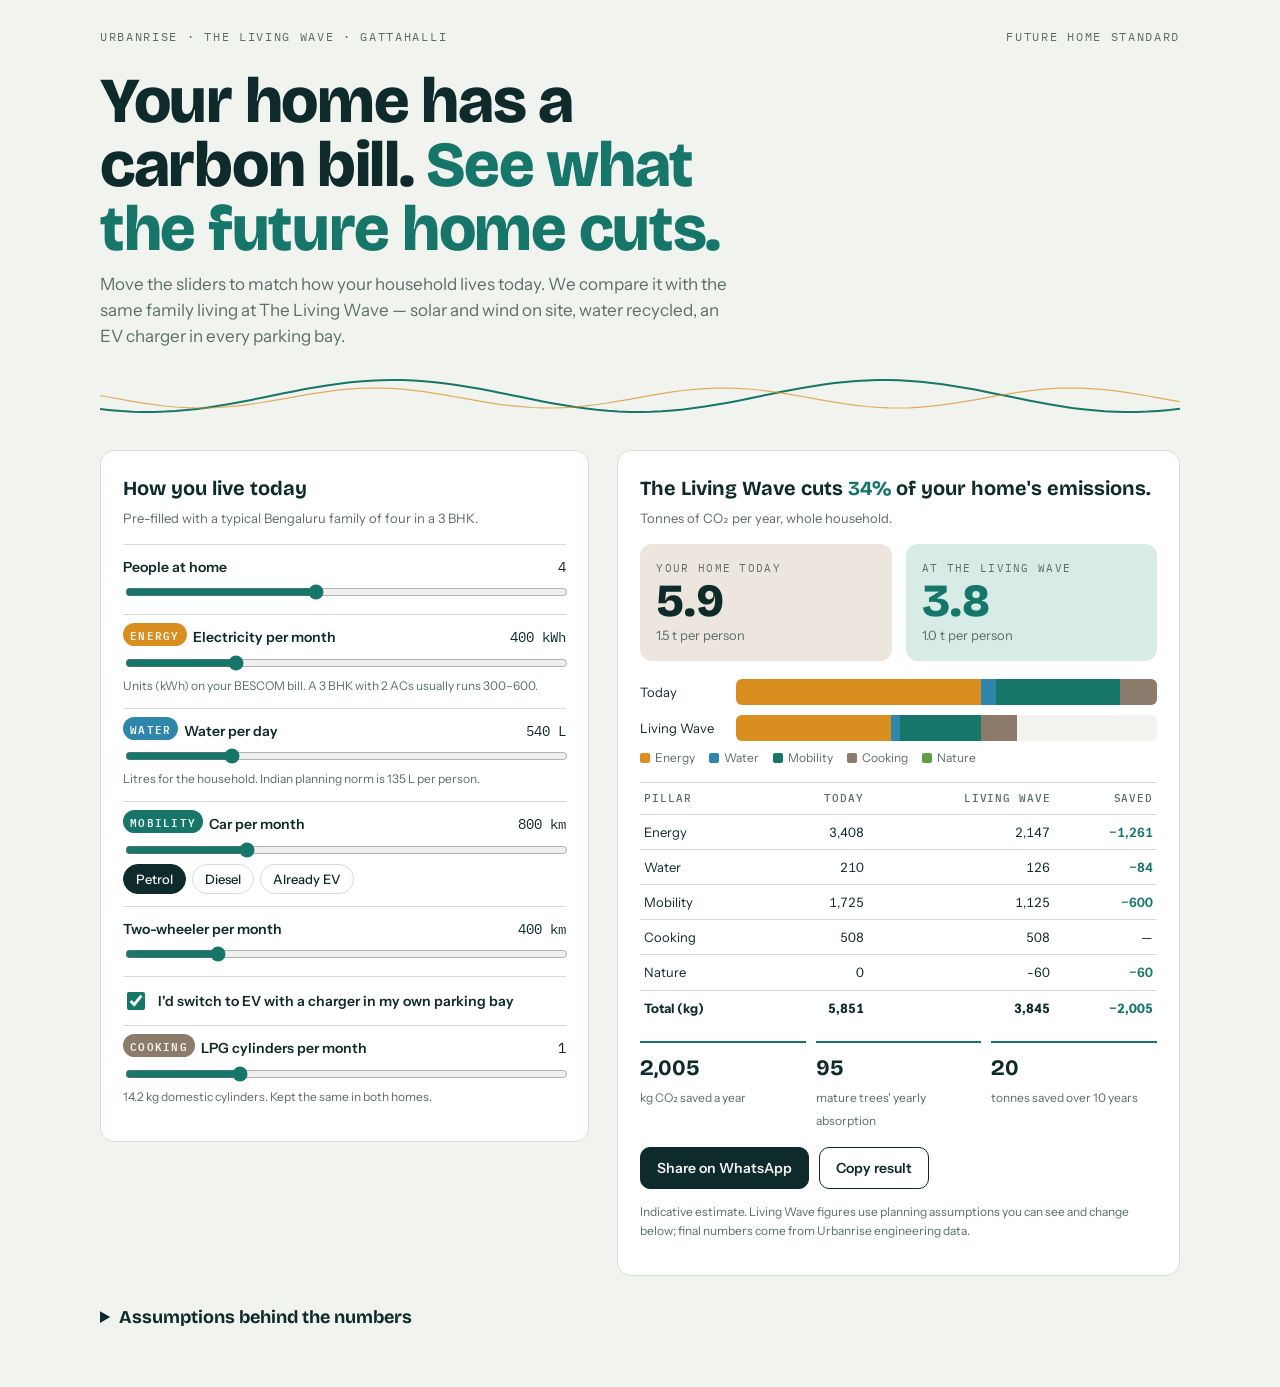
<file: Tool/Living Wave Carbon Calculator.html>
<!doctype html><html><head><meta charset=utf8><meta name=viewport content="width=device-width,initial-scale=1,viewport-fit=cover"><style>:root{color-scheme:light;box-sizing:border-box;padding-top:env(safe-area-inset-top,0px);padding-bottom:env(safe-area-inset-bottom,0px)}html{scroll-padding-top:env(safe-area-inset-top,0px)}body{margin:0;padding:0;font:14px -apple-system,BlinkMacSystemFont,sans-serif;background:#faf9f5;color:#141413}img{max-width:100%}[hidden]:not([hidden=until-found i]){display:none!important}</style></head><body>
<title>Living Wave Carbon Calculator</title>
<link rel="preconnect" href="https://fonts.googleapis.com">
<link rel="stylesheet" href="https://fonts.googleapis.com/css2?family=Bricolage+Grotesque:opsz,wght@12..96,500;12..96,700;12..96,800&family=Instrument+Sans:wght@400;500;600&family=IBM+Plex+Mono:wght@400;500&display=swap">
<style>
/* Layout: thesis hero over a wave line → two-pane tool (inputs | result), assumptions drawer below */
:root{
  --bg:#F1F4EE; --surface:#FFFFFF; --ink:#0E2A2B; --muted:#5B6E6A; --line:#D5DDD6;
  --wave:#17766A; --wave-soft:#D7ECE6; --sun:#D98E1F; --smoke:#8C7A6B; --smoke-soft:#ECE6DF;
  --display:"Bricolage Grotesque", "Avenir Next", system-ui, sans-serif;
  --body:"Instrument Sans", "Helvetica Neue", system-ui, sans-serif;
  --mono:"IBM Plex Mono", ui-monospace, Menlo, monospace;
  --c-energy:#D98E1F; --c-water:#2E86AB; --c-move:#17766A; --c-cook:#8C7A6B; --c-nature:#5E9E4A;
}
@media (prefers-color-scheme: dark){:root:not([data-theme="light"]){
  --bg:#0B1A1B; --surface:#112627; --ink:#E5EEEA; --muted:#93A8A3; --line:#24403F;
  --wave:#4FC3AE; --wave-soft:#163B37; --sun:#F0AE4A; --smoke:#B3A08F; --smoke-soft:#2A2624;
  --c-energy:#F0AE4A; --c-water:#5BB0D4; --c-move:#4FC3AE; --c-cook:#B3A08F; --c-nature:#86C46F; color-scheme:dark}}
:root[data-theme="dark"]{
  --bg:#0B1A1B; --surface:#112627; --ink:#E5EEEA; --muted:#93A8A3; --line:#24403F;
  --wave:#4FC3AE; --wave-soft:#163B37; --sun:#F0AE4A; --smoke:#B3A08F; --smoke-soft:#2A2624;
  --c-energy:#F0AE4A; --c-water:#5BB0D4; --c-move:#4FC3AE; --c-cook:#B3A08F; --c-nature:#86C46F; color-scheme:dark}
*{box-sizing:border-box}
body{background:var(--bg);color:var(--ink);font-family:var(--body);font-size:15px;line-height:1.55}
.wrap{max-width:1120px;margin:0 auto;padding-inline:20px;padding-block:28px 56px}
.brand{font-family:var(--mono);font-size:12px;letter-spacing:.14em;text-transform:uppercase;color:var(--muted);display:flex;justify-content:space-between;gap:12px;flex-wrap:wrap}
h1{font-family:var(--display);font-weight:800;font-size:clamp(34px,6vw,64px);line-height:1;letter-spacing:-.02em;margin:22px 0 10px;text-wrap:balance;max-width:16ch}
h1 em{font-style:normal;color:var(--wave)}
.lede{max-width:58ch;color:var(--muted);font-size:17px;margin:0}
#waveline{display:block;width:100%;height:56px;margin:18px 0 26px}
.tool{display:grid;grid-template-columns:minmax(0,1fr) minmax(0,1.15fr);gap:28px;align-items:start}
@media (max-width:860px){.tool{grid-template-columns:1fr}}
.panel{background:var(--surface);border:1px solid var(--line);border-radius:14px;padding:22px}
.panel h2{font-family:var(--display);font-weight:700;font-size:20px;margin:0 0 4px}
.sub{color:var(--muted);font-size:13px;margin:0 0 16px}
.field{display:grid;grid-template-columns:minmax(0,1fr) auto;gap:4px 12px;padding-block:12px;border-top:1px solid var(--line)}
.field label{font-weight:600;font-size:14px}
.field .hint{grid-column:1/-1;color:var(--muted);font-size:12px}
.field output{font-family:var(--mono);font-size:14px;font-variant-numeric:tabular-nums;text-align:right;white-space:nowrap}
.field input[type=range]{grid-column:1/-1;width:100%;accent-color:var(--wave)}
.pillar{font-family:var(--mono);font-size:10.5px;letter-spacing:.12em;text-transform:uppercase;padding:2px 7px;border-radius:99px;margin-right:6px;vertical-align:2px}
.seg{display:flex;gap:6px;flex-wrap:wrap;grid-column:1/-1}
.seg button{font:500 13px var(--body);padding:6px 12px;border-radius:99px;border:1px solid var(--line);background:transparent;color:var(--ink);cursor:pointer}
.seg button[aria-pressed=true]{background:var(--ink);color:var(--bg);border-color:var(--ink)}
.toggle{display:flex;align-items:center;gap:10px;grid-column:1/-1;font-size:14px;cursor:pointer}
.toggle input{width:18px;height:18px;accent-color:var(--wave)}
button:focus-visible,input:focus-visible,a:focus-visible,summary:focus-visible{outline:2px solid var(--wave);outline-offset:2px}

.result{position:sticky;top:calc(env(safe-area-inset-top,0px) + 16px)}
.vs{display:grid;grid-template-columns:1fr 1fr;gap:14px;margin-bottom:18px}
.vs .card{border-radius:12px;padding:16px}
.today{background:var(--smoke-soft)}
.lw{background:var(--wave-soft)}
.card .k{font-family:var(--mono);font-size:11px;letter-spacing:.12em;text-transform:uppercase;color:var(--muted)}
.card .v{font-family:var(--display);font-weight:800;font-size:clamp(32px,5vw,46px);line-height:1.05;font-variant-numeric:tabular-nums}
.card .u{font-size:13px;color:var(--muted)}
.lw .v{color:var(--wave)}
.cut{font-family:var(--display);font-weight:700;font-size:22px;margin:0 0 6px;text-wrap:balance}
.cut b{color:var(--wave)}
.bars{display:grid;gap:10px;margin:16px 0 8px}
.barrow{display:grid;grid-template-columns:86px minmax(0,1fr);gap:10px;align-items:center;font-size:13px}
.track{display:flex;height:26px;border-radius:6px;overflow:hidden;background:var(--bg)}
.track span{display:block;height:100%;transition:width .5s ease}
.legend{display:flex;flex-wrap:wrap;gap:6px 14px;font-size:12px;color:var(--muted);margin-bottom:14px}
.legend i{display:inline-block;width:10px;height:10px;border-radius:2px;margin-right:5px;vertical-align:-1px}
table{width:100%;border-collapse:collapse;font-size:13px;font-variant-numeric:tabular-nums}
th,td{text-align:right;padding:7px 4px;border-top:1px solid var(--line)}
th:first-child,td:first-child{text-align:left}
th{font-family:var(--mono);font-weight:500;font-size:11px;letter-spacing:.08em;text-transform:uppercase;color:var(--muted)}
td.save{color:var(--wave);font-weight:600}
.equiv{display:grid;grid-template-columns:repeat(3,minmax(0,1fr));gap:10px;margin:16px 0}
@media (max-width:480px){.equiv{grid-template-columns:1fr}}
.equiv div{border-top:2px solid var(--wave);padding-top:8px}
.equiv b{display:block;font-family:var(--display);font-size:22px;font-variant-numeric:tabular-nums}
.equiv span{font-size:12px;color:var(--muted)}
.cta{display:flex;gap:10px;flex-wrap:wrap;margin-top:6px}
.btn{font:600 14px var(--body);padding:11px 16px;border-radius:10px;border:1px solid var(--ink);background:var(--ink);color:var(--bg);text-decoration:none;cursor:pointer}
.btn.ghost{background:transparent;color:var(--ink)}
.fine{font-size:12px;color:var(--muted);margin-top:14px}

details{margin-top:28px}
summary{font-family:var(--display);font-weight:700;font-size:18px;cursor:pointer}
.assume{display:grid;grid-template-columns:repeat(auto-fit,minmax(240px,1fr));gap:4px 24px;margin-top:12px}
.assume .field input[type=number]{width:90px;font:14px var(--mono);padding:4px 6px;border:1px solid var(--line);border-radius:6px;background:var(--surface);color:var(--ink);text-align:right}
@media (prefers-reduced-motion:reduce){.track span{transition:none}}
</style>

<div class="wrap">
  <div class="brand"><span>Urbanrise · The Living Wave · Gattahalli</span><span>Future Home Standard</span></div>
  <h1>Your home has a carbon bill. <em>See what the future home cuts.</em></h1>
  <p class="lede">Move the sliders to match how your household lives today. We compare it with the same family living at The Living Wave — solar and wind on site, water recycled, an EV charger in every parking bay.</p>
  <svg id="waveline" viewBox="0 0 1000 56" preserveAspectRatio="none" aria-hidden="true"><path id="wp" fill="none" stroke="var(--wave)" stroke-width="2"/><path id="wp2" fill="none" stroke="var(--sun)" stroke-width="1.2" opacity=".7"/></svg>

  <div class="tool">
    <section class="panel" aria-labelledby="h-in">
      <h2 id="h-in">How you live today</h2>
      <p class="sub">Pre-filled with a typical Bengaluru family of four in a 3 BHK.</p>

      <div class="field"><label for="ppl">People at home</label><output id="o-ppl"></output>
        <input type="range" id="ppl" min="1" max="8" step="1" value="4"></div>

      <div class="field"><label for="kwh"><span class="pillar" style="background:var(--c-energy);color:var(--bg)">Energy</span>Electricity per month</label><output id="o-kwh"></output>
        <input type="range" id="kwh" min="50" max="1500" step="10" value="400">
        <span class="hint">Units (kWh) on your BESCOM bill. A 3 BHK with 2 ACs usually runs 300–600.</span></div>

      <div class="field"><label for="water"><span class="pillar" style="background:var(--c-water);color:var(--bg)">Water</span>Water per day</label><output id="o-water"></output>
        <input type="range" id="water" min="100" max="2000" step="10" value="540">
        <span class="hint">Litres for the household. Indian planning norm is 135 L per person.</span></div>

      <div class="field"><label for="car"><span class="pillar" style="background:var(--c-move);color:var(--bg)">Mobility</span>Car per month</label><output id="o-car"></output>
        <input type="range" id="car" min="0" max="3000" step="50" value="800">
        <div class="seg" role="group" aria-label="Car fuel"><button type="button" data-fuel="petrol" aria-pressed="true">Petrol</button><button type="button" data-fuel="diesel" aria-pressed="false">Diesel</button><button type="button" data-fuel="ev" aria-pressed="false">Already EV</button></div></div>

      <div class="field"><label for="tw">Two-wheeler per month</label><output id="o-tw"></output>
        <input type="range" id="tw" min="0" max="2000" step="50" value="400"></div>

      <div class="field"><label class="toggle" for="switchev"><input type="checkbox" id="switchev" checked> I'd switch to EV with a charger in my own parking bay</label></div>

      <div class="field"><label for="lpg"><span class="pillar" style="background:var(--c-cook);color:var(--bg)">Cooking</span>LPG cylinders per month</label><output id="o-lpg"></output>
        <input type="range" id="lpg" min="0" max="4" step="0.25" value="1">
        <span class="hint">14.2 kg domestic cylinders. Kept the same in both homes.</span></div>
    </section>

    <section class="panel result" aria-labelledby="h-out" aria-live="polite">
      <h2 id="h-out" class="cut">The Living Wave cuts <b id="pct">–</b> of your home's emissions.</h2>
      <p class="sub">Tonnes of CO₂ per year, whole household.</p>
      <div class="vs">
        <div class="card today"><div class="k">Your home today</div><div class="v" id="t-today">–</div><div class="u" id="pp-today"></div></div>
        <div class="card lw"><div class="k">At The Living Wave</div><div class="v" id="t-lw">–</div><div class="u" id="pp-lw"></div></div>
      </div>

      <div class="bars">
        <div class="barrow"><span>Today</span><div class="track" id="bar-today"></div></div>
        <div class="barrow"><span>Living Wave</span><div class="track" id="bar-lw"></div></div>
      </div>
      <div class="legend" id="legend"></div>

      <div style="overflow-x:auto"><table>
        <thead><tr><th>Pillar</th><th>Today</th><th>Living Wave</th><th>Saved</th></tr></thead>
        <tbody id="rows"></tbody>
      </table></div>

      <div class="equiv">
        <div><b id="e-kg">–</b><span>kg CO₂ saved a year</span></div>
        <div><b id="e-trees">–</b><span>mature trees' yearly absorption</span></div>
        <div><b id="e-10">–</b><span>tonnes saved over 10 years</span></div>
      </div>

      <div class="cta">
        <a class="btn" id="wa" href="#" target="_blank" rel="noopener">Share on WhatsApp</a>
        <button class="btn ghost" type="button" id="copy">Copy result</button>
      </div>
      <p class="fine">Indicative estimate. Living Wave figures use planning assumptions you can see and change below; final numbers come from Urbanrise engineering data.</p>
    </section>
  </div>

  <details>
    <summary>Assumptions behind the numbers</summary>
    <div class="assume" id="assume"></div>
    <p class="fine">Grid factor: CEA CO₂ Baseline Database, India weighted average (~0.71 kg/kWh). LPG: IPCC default (~2.98 kg CO₂ per kg). Petrol 2.31 and diesel 2.68 kg CO₂ per litre. Tree absorption ~21 kg CO₂ a year for a mature tree.</p>
  </details>
</div>

<script>
const A = {
  grid:   {v:0.71, label:"Grid electricity", unit:"kg CO₂/kWh", step:0.01},
  lpg:    {v:2.98, label:"LPG", unit:"kg CO₂/kg", step:0.01},
  petrolL:{v:2.31, label:"Petrol", unit:"kg CO₂/L", step:0.01},
  dieselL:{v:2.68, label:"Diesel", unit:"kg CO₂/L", step:0.01},
  carKmpl:{v:15,   label:"Car mileage", unit:"km/L", step:0.5},
  twKmpl: {v:45,   label:"Two-wheeler mileage", unit:"km/L", step:1},
  evCar:  {v:0.15, label:"EV car use", unit:"kWh/km", step:0.01},
  evTw:   {v:0.03, label:"E-scooter use", unit:"kWh/km", step:0.005},
  waterKwh:{v:1.5, label:"Energy to supply water", unit:"kWh/kL", step:0.1},
  solar:  {v:30,   label:"LW · solar + wind share of home power", unit:"%", step:1},
  eff:    {v:10,   label:"LW · design efficiency saving", unit:"%", step:1},
  waterCut:{v:40,  label:"LW · rainwater + recycling cut", unit:"%", step:1},
  green:  {v:60,   label:"LW · green cover absorption per home", unit:"kg/yr", step:5},
  tree:   {v:21,   label:"One mature tree absorbs", unit:"kg/yr", step:1},
};
const P = [
  {id:"energy", name:"Energy", c:"--c-energy"},
  {id:"water", name:"Water", c:"--c-water"},
  {id:"move", name:"Mobility", c:"--c-move"},
  {id:"cook", name:"Cooking", c:"--c-cook"},
  {id:"nature", name:"Nature", c:"--c-nature"},
];
let fuel = "petrol";
const $ = id => document.getElementById(id);

// Pure calculation: inputs + assumptions -> kg CO2 per year by pillar
function calc(i, a){
  const g = a.grid;
  const carKgKm = i.fuel==="ev" ? a.evCar*g : (i.fuel==="diesel" ? a.dieselL : a.petrolL)/a.carKmpl;
  const twKgKm = a.petrolL/a.twKmpl;
  const waterKL = i.water*365/1000;
  const today = {
    energy: i.kwh*12*g,
    water: waterKL*a.waterKwh*g,
    move: i.car*12*carKgKm + i.tw*12*twKgKm,
    cook: i.lpg*12*14.2*a.lpg,
    nature: 0,
  };
  const ev = i.switchev || i.fuel==="ev";
  const lw = {
    energy: today.energy*(1-a.eff/100)*(1-a.solar/100),
    water: today.water*(1-a.waterCut/100),
    move: ev ? i.car*12*a.evCar*g + i.tw*12*a.evTw*g : today.move,
    cook: today.cook,
    nature: -a.green,
  };
  const sum = o => Object.values(o).reduce((s,x)=>s+x,0);
  return {today, lw, tToday:sum(today), tLw:sum(lw)};
}

const fmtT = kg => (kg/1000).toFixed(1);
const fmtN = n => Math.round(n).toLocaleString("en-IN");

function read(){
  return {ppl:+$("ppl").value, kwh:+$("kwh").value, water:+$("water").value, car:+$("car").value,
          tw:+$("tw").value, lpg:+$("lpg").value, fuel, switchev:$("switchev").checked};
}
function av(){ const o={}; for(const k in A) o[k]=A[k].v; return o; }

function render(){
  const i = read(), a = av(), r = calc(i,a);
  $("o-ppl").textContent = i.ppl;
  $("o-kwh").textContent = i.kwh+" kWh";
  $("o-water").textContent = fmtN(i.water)+" L";
  $("o-car").textContent = fmtN(i.car)+" km";
  $("o-tw").textContent = fmtN(i.tw)+" km";
  $("o-lpg").textContent = i.lpg;
  $("switchev").closest(".field").hidden = fuel==="ev";

  const saved = r.tToday - r.tLw, pct = r.tToday>0 ? Math.round(saved/r.tToday*100) : 0;
  $("pct").textContent = pct+"%";
  $("t-today").textContent = fmtT(r.tToday);
  $("t-lw").textContent = fmtT(r.tLw);
  $("pp-today").textContent = fmtT(r.tToday/i.ppl)+" t per person";
  $("pp-lw").textContent = fmtT(r.tLw/i.ppl)+" t per person";

  const max = Math.max(r.tToday, 1);
  const bar = (o) => P.filter(p=>o[p.id]>0).map(p=>`<span title="${p.name}: ${fmtN(o[p.id])} kg" style="width:${o[p.id]/max*100}%;background:var(${p.c})"></span>`).join("");
  $("bar-today").innerHTML = bar(r.today);
  $("bar-lw").innerHTML = bar(r.lw);

  $("rows").innerHTML = P.map(p=>{
    const t=r.today[p.id], l=r.lw[p.id], s=t-l;
    return `<tr><td>${p.name}</td><td>${fmtN(t)}</td><td>${fmtN(l)}</td><td class="${s>0?'save':''}">${s>0?'−'+fmtN(s):'—'}</td></tr>`;
  }).join("") + `<tr><td><b>Total (kg)</b></td><td><b>${fmtN(r.tToday)}</b></td><td><b>${fmtN(r.tLw)}</b></td><td class="save"><b>−${fmtN(saved)}</b></td></tr>`;

  $("e-kg").textContent = fmtN(saved);
  $("e-trees").textContent = fmtN(saved/a.tree);
  $("e-10").textContent = (saved*10/1000).toFixed(0);

  const msg = `My home puts out ${fmtT(r.tToday)} t of CO₂ a year. Living at Urbanrise The Living Wave would cut that by ${pct}% — the same as ${fmtN(saved/a.tree)} trees working for us every year. Why are we still building homes for yesterday?`;
  $("wa").href = "https://wa.me/?text="+encodeURIComponent(msg);
  $("copy").dataset.msg = msg;
}

$("legend").innerHTML = P.map(p=>`<span><i style="background:var(${p.c})"></i>${p.name}</span>`).join("");
$("assume").innerHTML = Object.entries(A).map(([k,o])=>`<div class="field"><label for="a-${k}">${o.label}</label><span><input type="number" id="a-${k}" value="${o.v}" step="${o.step}" min="0"> <span class="hint" style="display:inline">${o.unit}</span></span></div>`).join("");
Object.keys(A).forEach(k=>$("a-"+k).addEventListener("input",e=>{const v=parseFloat(e.target.value); if(!isNaN(v)&&v>=0){A[k].v=v;render();}}));
["ppl","kwh","water","car","tw","lpg","switchev"].forEach(id=>$(id).addEventListener("input",render));
document.querySelectorAll(".seg button").forEach(b=>b.addEventListener("click",()=>{
  fuel=b.dataset.fuel; document.querySelectorAll(".seg button").forEach(x=>x.setAttribute("aria-pressed",x===b)); render();}));
$("copy").addEventListener("click",e=>{
  const b=e.currentTarget, m=b.dataset.msg;
  navigator.clipboard.writeText(m).then(()=>{b.textContent="Copied";setTimeout(()=>b.textContent="Copy result",1600)})
    .catch(()=>{b.textContent="Copy blocked — select the text in WhatsApp share";});
});

// Wave line: two sine waves; drifts unless reduced motion
const reduce = matchMedia("(prefers-reduced-motion: reduce)").matches;
function wave(t){
  const pts=(amp,f,ph,y)=>{let d="";for(let x=0;x<=1000;x+=10){const yy=y+amp*Math.sin(x/1000*Math.PI*2*f+ph);d+=(x?"L":"M")+x+" "+yy.toFixed(1);}return d;};
  $("wp").setAttribute("d",pts(16,2.2,t,28)); $("wp2").setAttribute("d",pts(10,3.1,-t*1.3+1,30));
  if(!reduce) requestAnimationFrame(()=>wave(t+0.012));
}
wave(0);
render();
</script>

</body></html>
</file>
